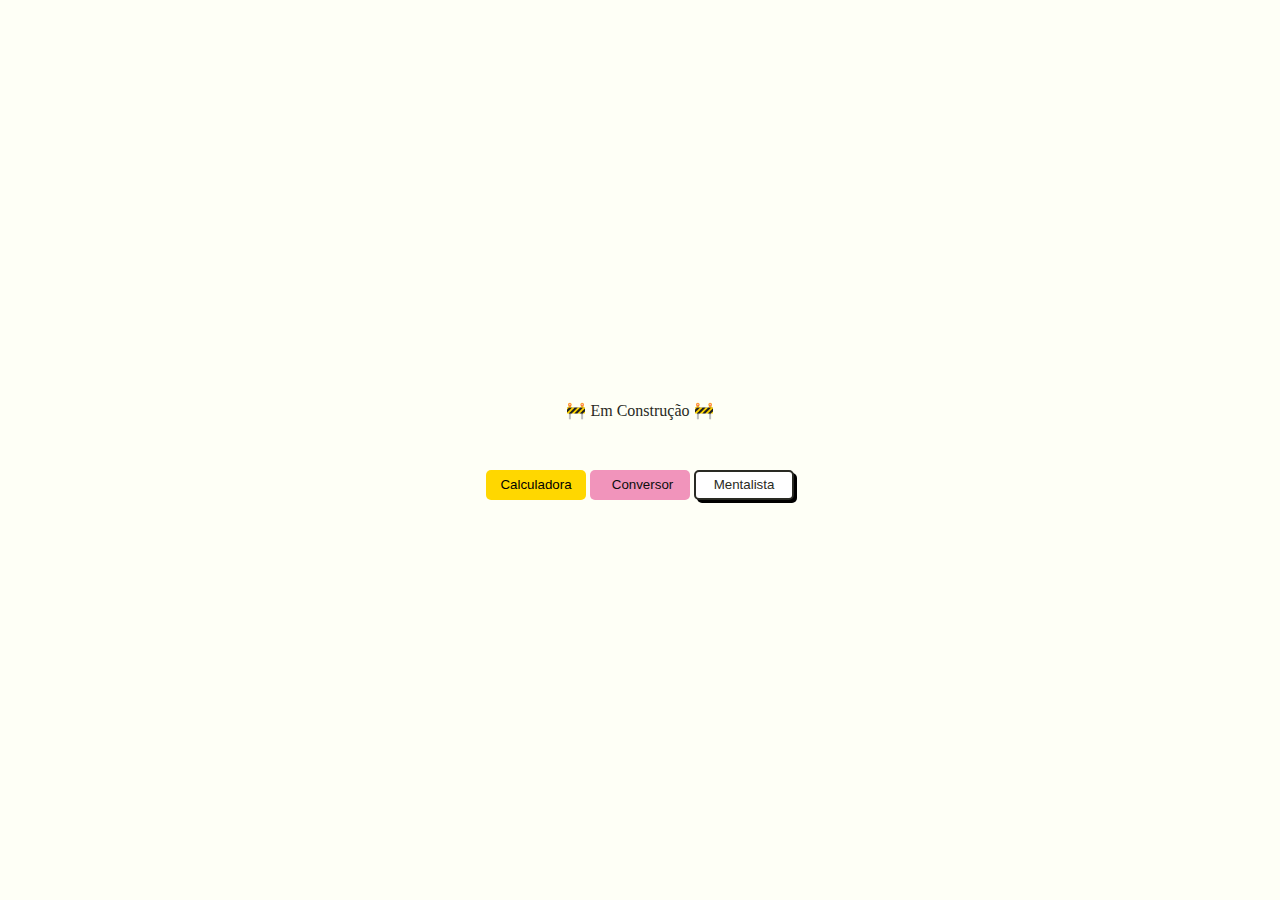
<file: index.html>
<!DOCTYPE html>
<html lang="en">
<head>
    <meta charset="UTF-8">
    <meta http-equiv="X-UA-Compatible" content="IE=edge">
    <meta name="viewport" content="width=device-width, initial-scale=1.0">
    
    <title>ImersãoDev 5 - elmojr</title>

    <link rel="stylesheet" href="style.css">
</head>
<body>
    <p>🚧 Em Construção 🚧</p>
    <div class="links">
        <a href="Calculadora/">
            <button class="btn-calc" >Calculadora</button>
        </a>

        <a  href="Conversor/">
            <button class="btn-conv" >Conversor</button>
        </a>
        
        <a href="Mentalista/">
            <button class="btn-menta" >Mentalista</button>
        </a>
    </div>
</body>
</html>
</file>
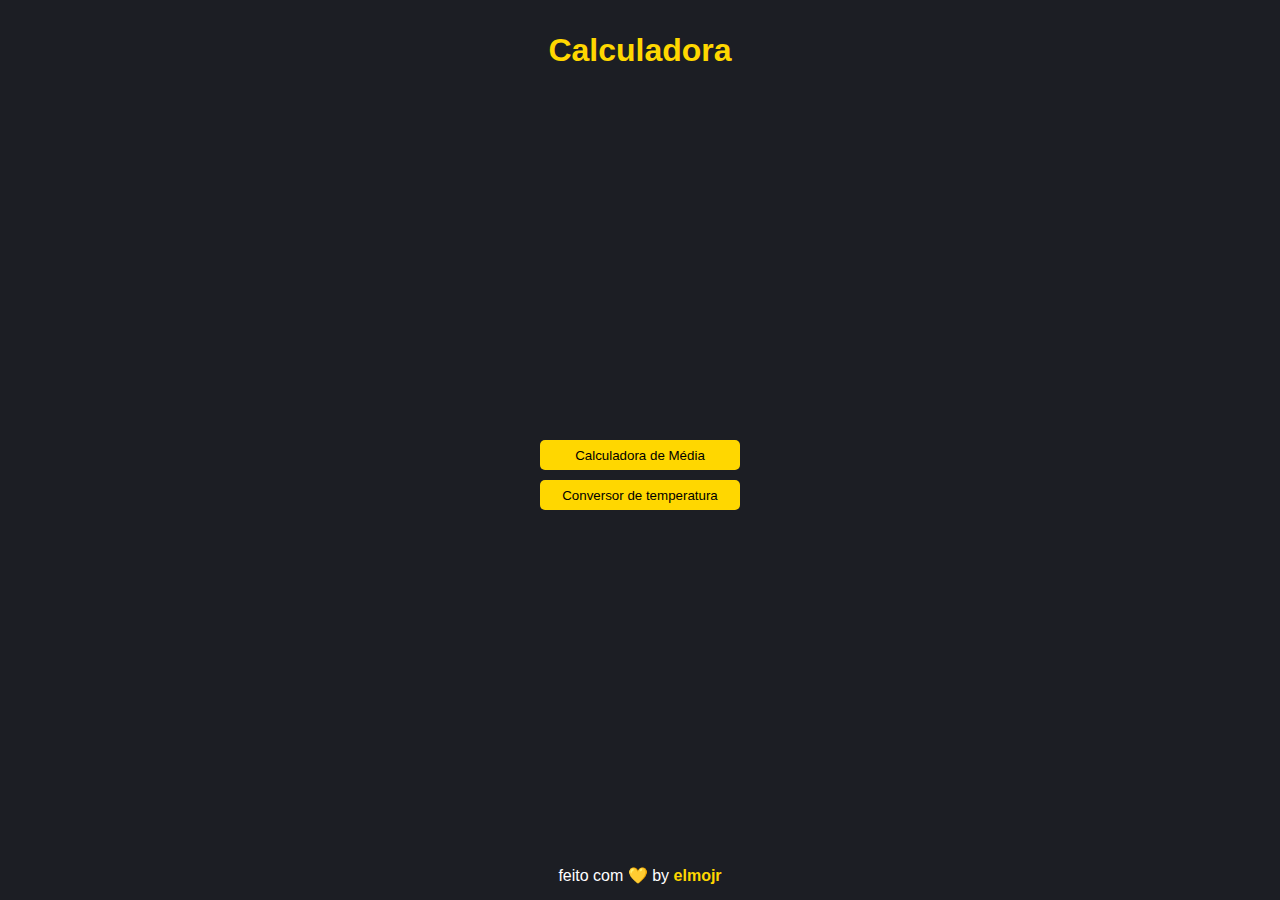
<file: Calculadora/index.html>
<!DOCTYPE html>
<html lang="pt-br">
<head>
    <meta charset="UTF-8">
    <meta http-equiv="X-UA-Compatible" content="IE=edge">
    <meta name="viewport" content="width=device-width, initial-scale=1.0">
    
    <link rel="shortcut icon" href="https://images.emojiterra.com/google/android-11/512px/1f49b.png" type="image/x-icon">

    <title>Calculadora</title>

    <link rel="stylesheet" href="styles.css">
</head>
<body>
    <div class="container">
        <header>
            <h1>Calculadora</h1>
        </header>
        <main>
            <div class="formContainer">
                <a href="media/"><button>Calculadora de Média</button></a>
                <a href="temperatura/"><button>Conversor de temperatura</button></a>
            </div>
        </main>
        <footer>
            <span> feito com 💛 by <a class="link" target="_blank" href="https://linktr.ee/elmojr">elmojr</a></span>
        </footer>
    </div>
</body>
</html>
</file>
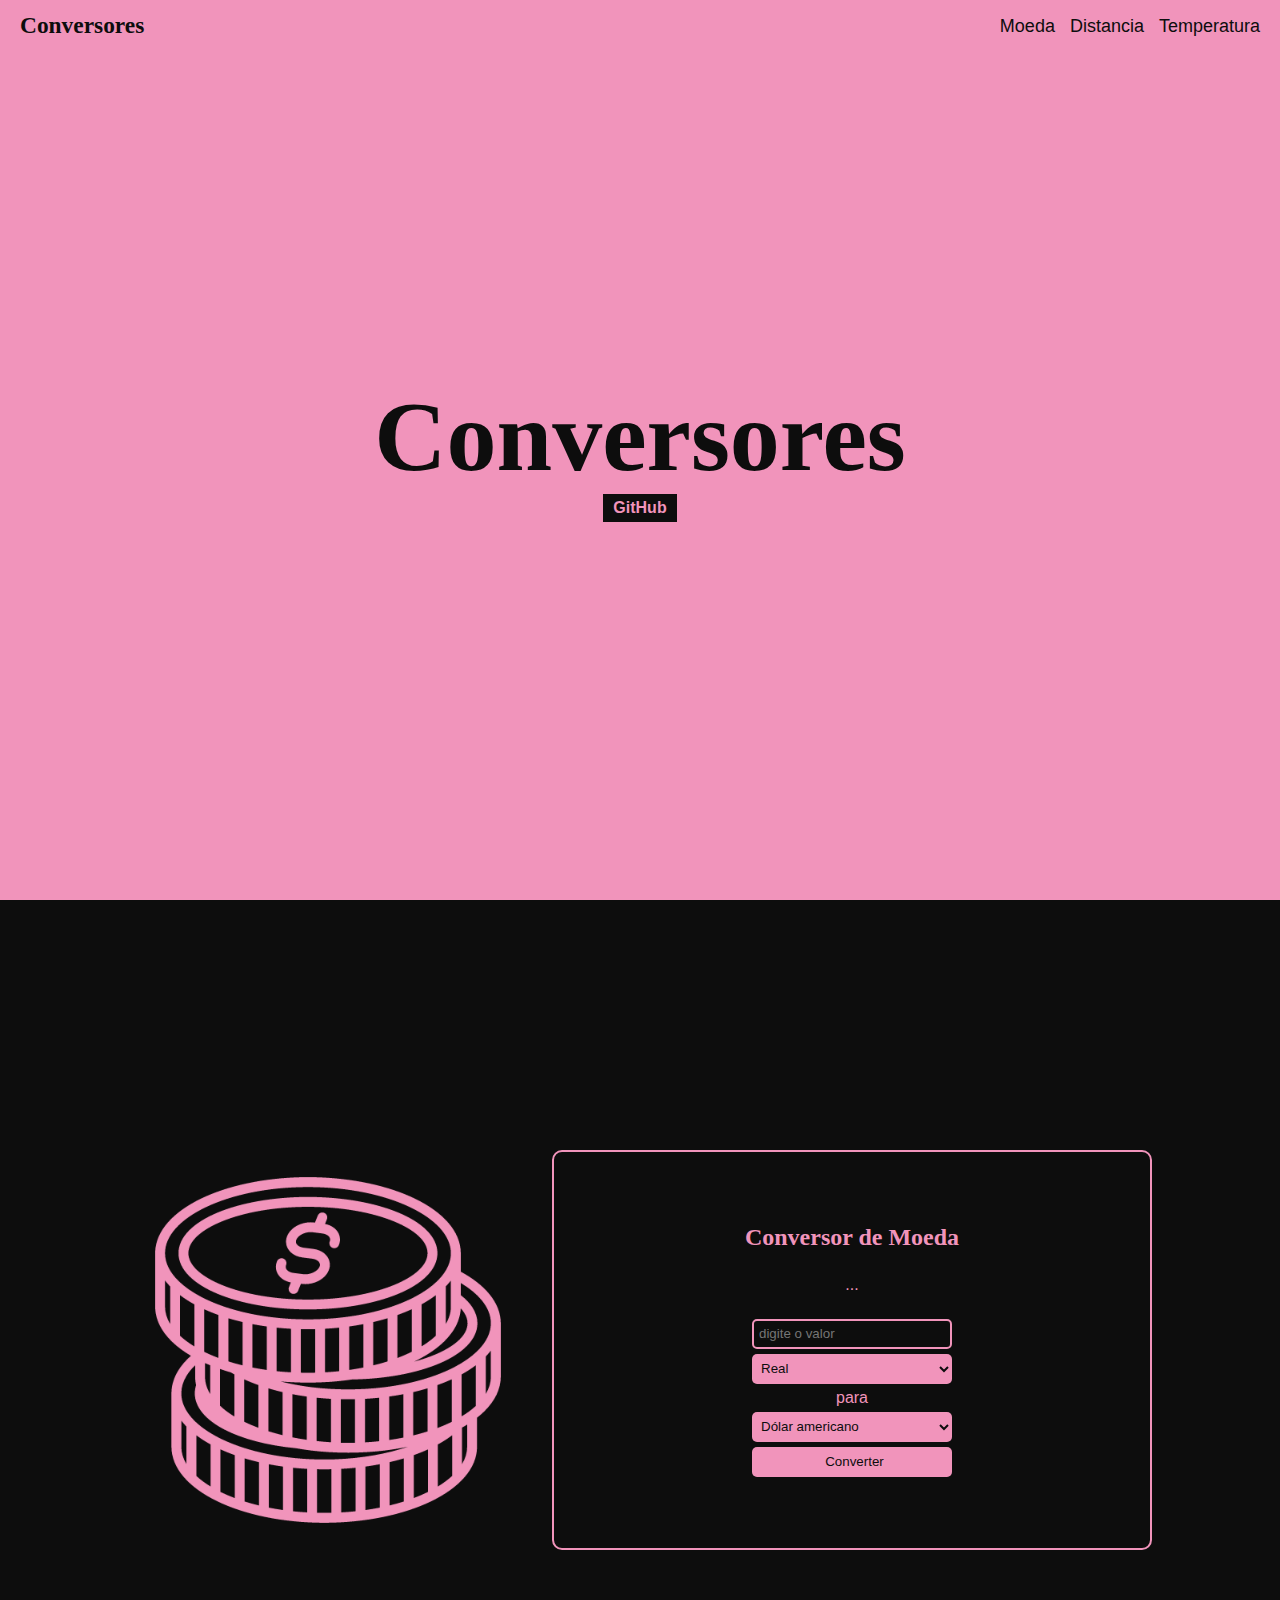
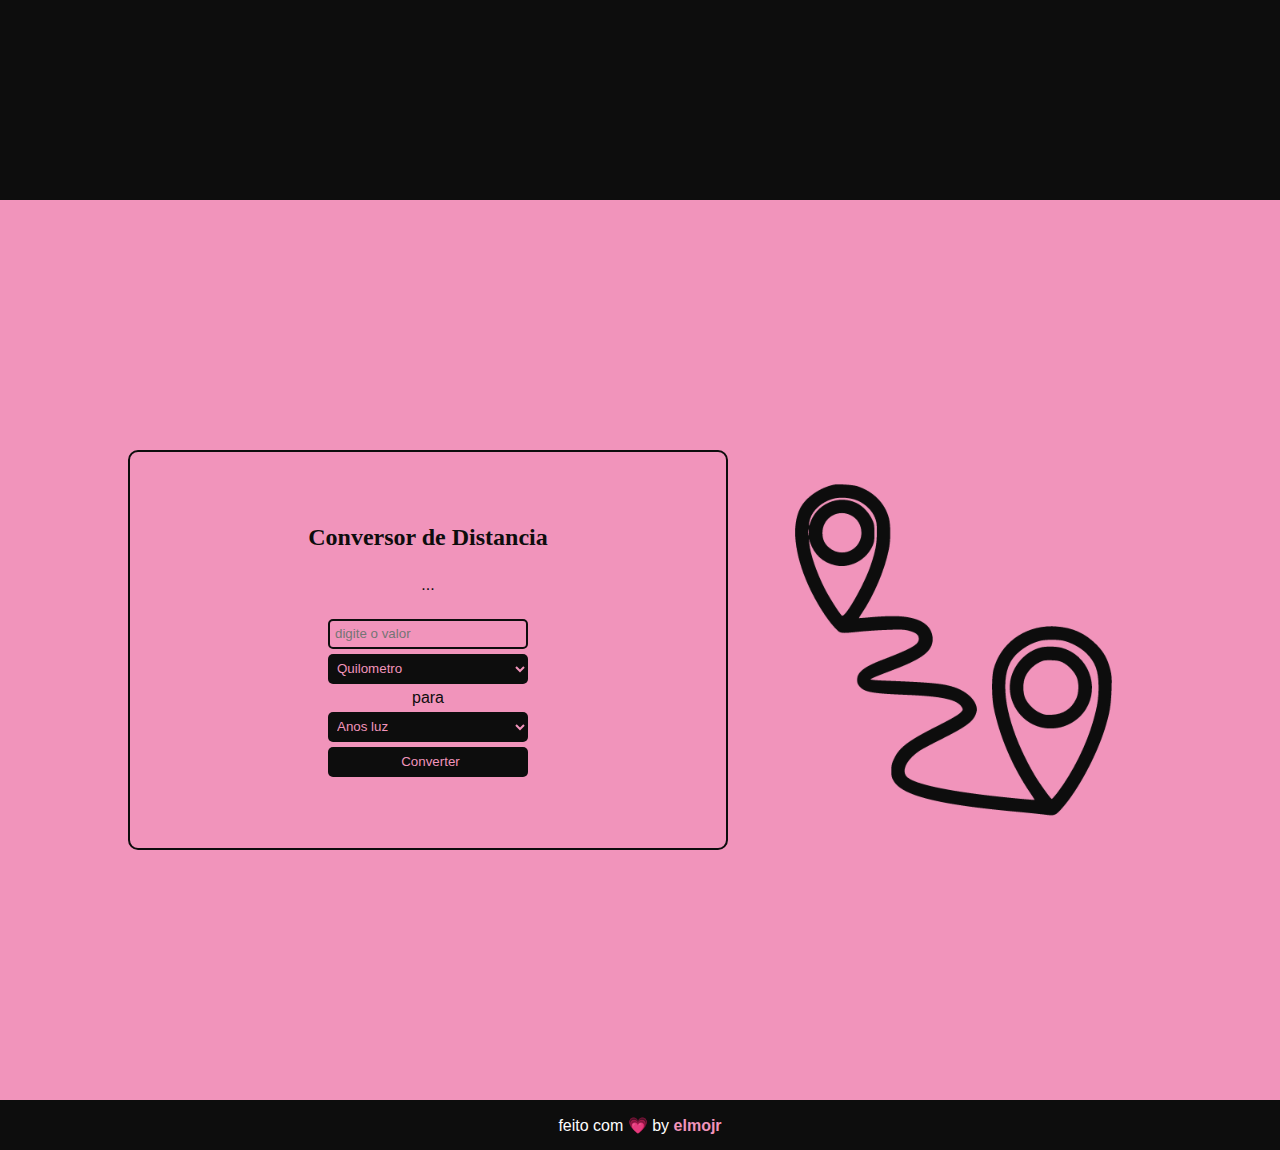
<file: Conversor/index.html>
<!DOCTYPE html>
<html lang="en">
<head>
    <meta charset="UTF-8">
    <meta http-equiv="X-UA-Compatible" content="IE=edge">
    <meta name="viewport" content="width=device-width, initial-scale=1.0">

    <link rel="shortcut icon" href="https://www.pngmart.com/files/12/Love-Pink-Heart-Emoji-PNG-Photos.png" type="image/x-icon">
    
    <title>Conversores</title>

    <link rel="stylesheet" href="styles/header.css">
    <link rel="stylesheet" href="styles/home-section.css">
    <link rel="stylesheet" href="styles/moeda-section.css">
    <link rel="stylesheet" href="styles/distancia-section.css">
    <link rel="stylesheet" href="styles/footer.css">
    <link rel="stylesheet" href="styles/styles.css">

</head>
<body>
    <header>
        <h3><a class="titleLink" href="#home-section">Conversores</a></h3>
        <nav>
            <li><a href="#moeda-section">Moeda</a></li>
            <li><a href="#distancia-section">Distancia</a></li>
            <li><a href="https://oelmojr.github.io/imersaodev5/Calculadora/temperatura/" target="_blank">Temperatura</a></li>
        </nav>
    </header>

        <main>
            <section id="home-section" class="home-section">
                    <h1>Conversores</h1>
                    <a class="link" href="https://github.com/oElmoJr/imersaodev5" target="_blank">GitHub</a>
            </section>

            <section id="moeda-section" class="moeda-section">
                <div class="container">
                    <img src="assets/moeda icon.png" alt="">
                    
                    <form class="box" onsubmit="converterMoeda(); return false">
                        <h2>Conversor de Moeda</h2>
                        <p id="resultadoMoeda">...</p>

                        <input  id="valorMoeda" required placeholder="digite o valor" type="text" min="0" />
                        
                        <select id="valor1Moeda" type="text">
                            <option value="BRL">Real</option>
                            <option value="USD">Dólar americano</option>
                            <option value="EUR">Euro</option>
                            <option value="KRW">Won sul-coreano</option>
                            <option value="JPY">Iene japonês</option>
                        </select>
                        
                        <span>para</span>
                        
                        <select id="valor2Moeda" type="text">
                            <option  value="USD">Dólar americano</option>
                            <option value="BRL">Real</option>
                            <option value="EUR">Euro</option>
                            <option value="KRW">Won sul-coreano</option>
                            <option value="JPY">Iene japonês</option>
                        </select>
                        
                        <button type="submit" class="btn" >Converter</button>
                    </form>
                </div>
            </section>

            <section id="distancia-section" class="distancia-section">
                <div class="container">
                    <form class="box" onsubmit="converterDistancia(); return false">
                        <h2>Conversor de Distancia</h2>
                        <p id="resultadoDistancia">...</p>

                        <input  id="valorDistancia" required placeholder="digite o valor" type="text" min="0" />
                        
                        <select id="valor1Distancia" type="text">
                            <option value="kl">Quilometro</option>
                            <option value="al">Anos luz</option>
                            <option value="m">Metros</option>
                          </select>
                        
                        <span>para</span>
                        
                        <select id="valor2Distancia" type="text">
                            <option value="al">Anos luz</option>
                            <option value="kl">Quilometro</option>
                            <option value="m">Metros</option>
                          </select>
                        
                        <button type="submit" class="btn" >Converter</button>
                    </form>

                    <img src="assets/distancia icon.png" alt="">
                </div>
            </section>
        </main>

        <footer>
            <span> feito com 💗 by <a class="link" target="_blank" href="https://linktr.ee/elmojr">elmojr</a></span>
        </footer>
        <script src="script.js"></script>
</body>
</html>
</file>
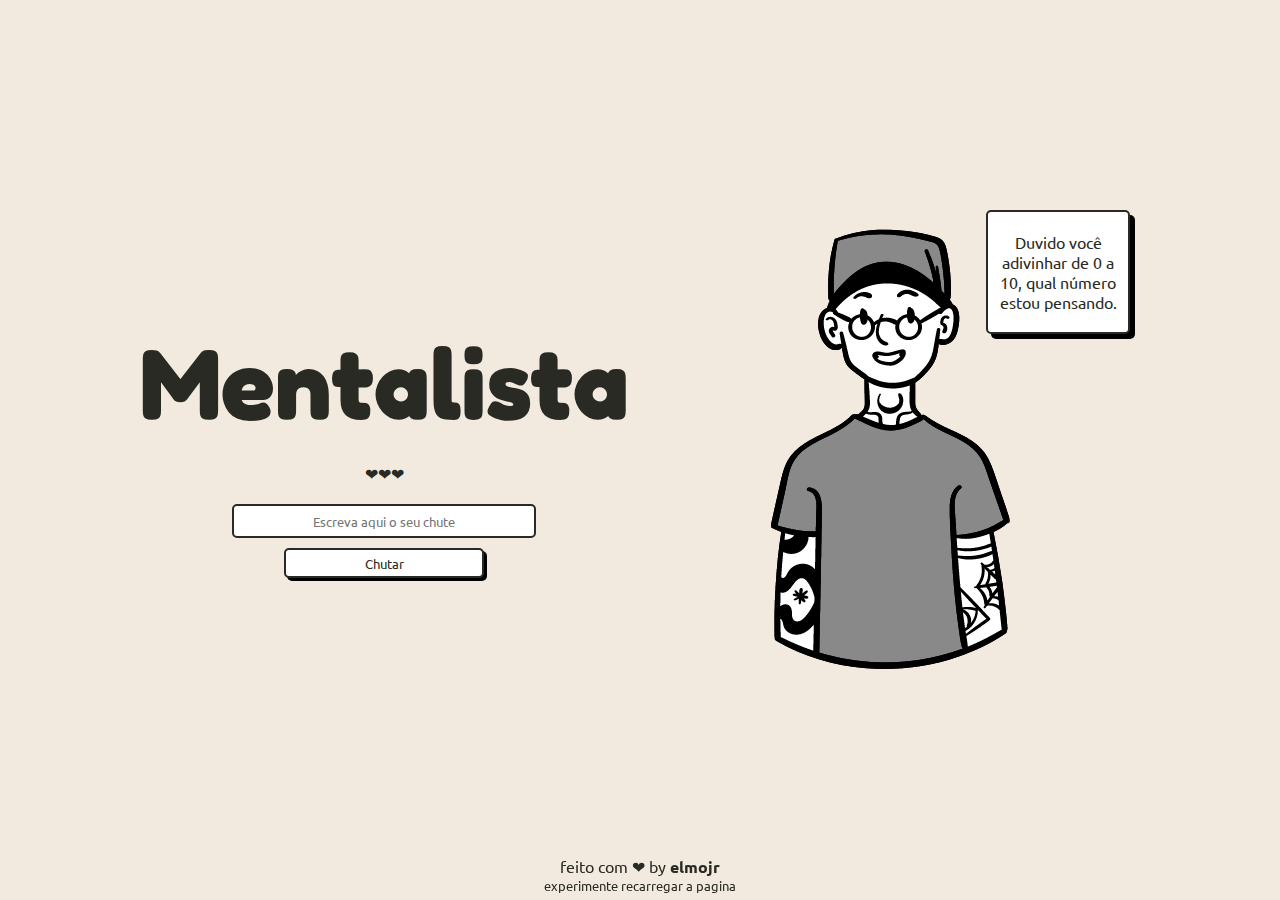
<file: Mentalista/index.html>
<!DOCTYPE html>
<html lang="en">
<head>
    <meta charset="UTF-8">
    <meta http-equiv="X-UA-Compatible" content="IE=edge">
    <meta name="viewport" content="width=device-width, initial-scale=1.0">
    
    <title>Mentalista</title>

    <link rel="stylesheet" href="styles/theme.css">
    <link rel="stylesheet" href="styles/base.css">
    <link rel="stylesheet" href="styles/mainContainer.css">
    <link rel="stylesheet" href="styles/formContainer.css">
    <link rel="stylesheet" href="styles/title.css">
    <link rel="stylesheet" href="styles/dialogContainer.css">
    <link rel="stylesheet" href="styles/footer.css">

</head>
<body>
    <main>
        <div class="mainContainer">
            <div class="leftSide">
                <h2 class="title">Mentalista</h2>
                <div id="coracoes">❤❤❤</div>
                <form class="formChute" onsubmit="chutar(); return false">
                    <input id="numeroPlayer" type="number" placeholder="Escreva aqui o seu chute" min="0" max="10" required >
                    <button id="btnChutar" type="submit">Chutar</button>
                </form>
            </div>
            <div class="rightSide">
                <div class="dialogContainer">
                    <div class="dialog">
                        <p id="dialog">Duvido você adivinhar de 0 a 10, qual número estou pensando. </p>
                        <div class="denovo">
                            <button onClick="window.location.reload();">Sim</button>
                            <button onClick="openMaisUmaVez()"">Não</button>
                        </div>
                    </div>

                </div>
                <div id="imageContainer">
                    <img src="assets/characters/1.png" alt="">
                </div>
            </div>
        </div>
    </main>
    <footer>
        <span>feito com ❤ by <a class="link" target="_blank" href="https://linktr.ee/elmojr">elmojr</a></span>
        <span class="reload">experimente recarregar a pagina</span>
    </footer>
<script src="script.js"></script>
</body>

</html>
</file>
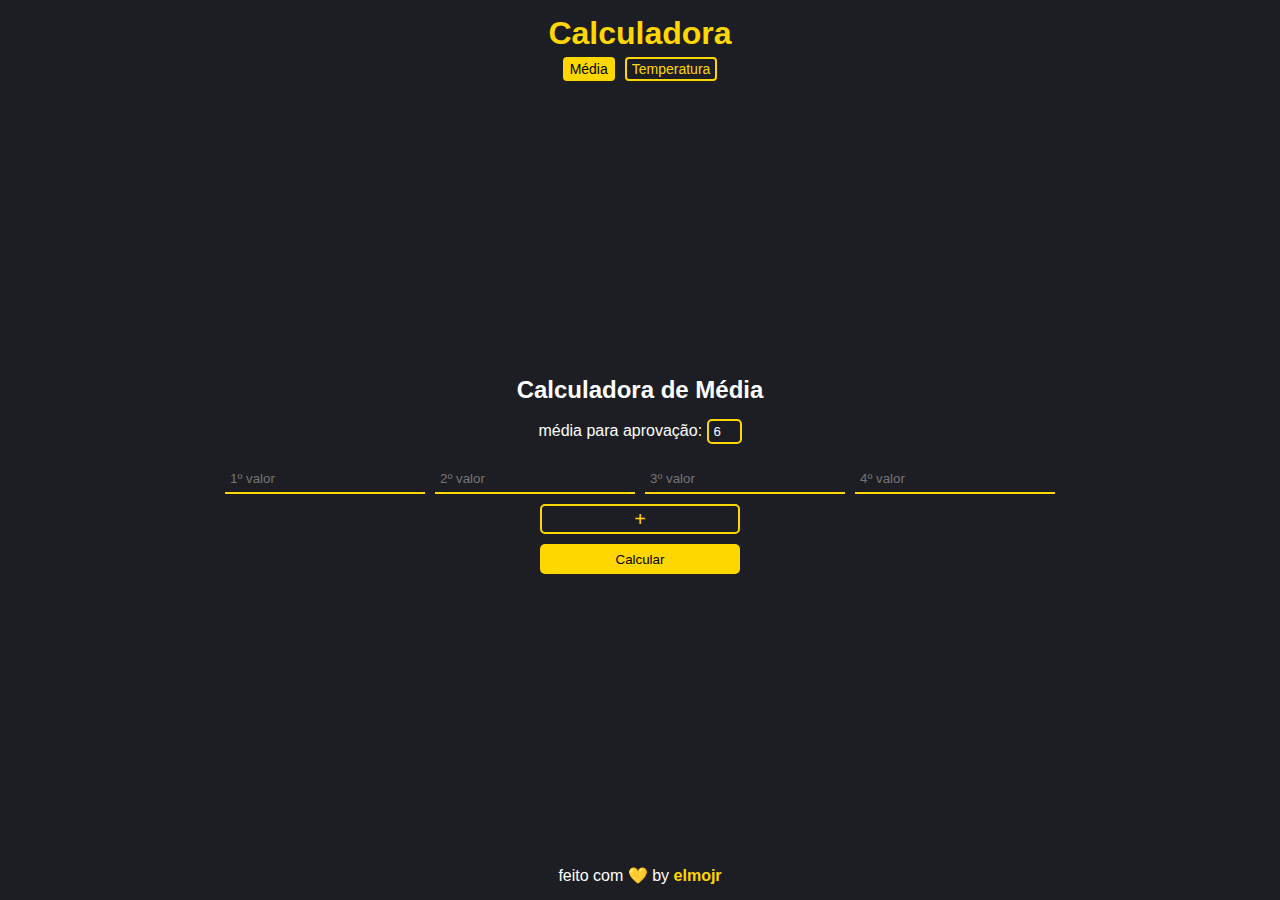
<file: Calculadora/media/index.html>
<!DOCTYPE html>
<html lang="pt-br">
<head>
    <meta charset="UTF-8">
    <meta http-equiv="X-UA-Compatible" content="IE=edge">
    <meta name="viewport" content="width=device-width, initial-scale=1.0">
    <title>Calculadora</title>

    <link rel="stylesheet" href="../styles.css">
</head>
<body>
    <div class="container">
        <header>
            <a href="../index.html"><h1>Calculadora</h1></a>
            <nav>
                <a href=""><li class="active">Média</li></a>
                <a href="../temperatura/"><li>Temperatura</li></a>
            </nav>
        </header>
        <main>
            <h2>Calculadora de Média</h2>
            <p>média para aprovação: <input id="mediaApr" type="number" value="6"></p>
            <p id="resultado"></p>
            <div class="formContainer">
                <div id="inputContainer">
                    <input class="input" placeholder="1º valor" type="number">
                    <input class="input" placeholder="2º valor" type="number">
                    <input class="input" placeholder="3º valor" type="number">
                    <input class="input" placeholder="4º valor" type="number">
                </div>
                <button class="addInput" onclick="addInput()">+</button>
                <button onclick="calcularMedia()">Calcular</button>
            </div>
        </main>
        <footer>
            <span> feito com 💛 by <a class="link" target="_blank" href="https://linktr.ee/elmojr">elmojr</a></span>
        </footer>
    </div>
    <script src="script.js"></script>
</body>
</html>
</file>
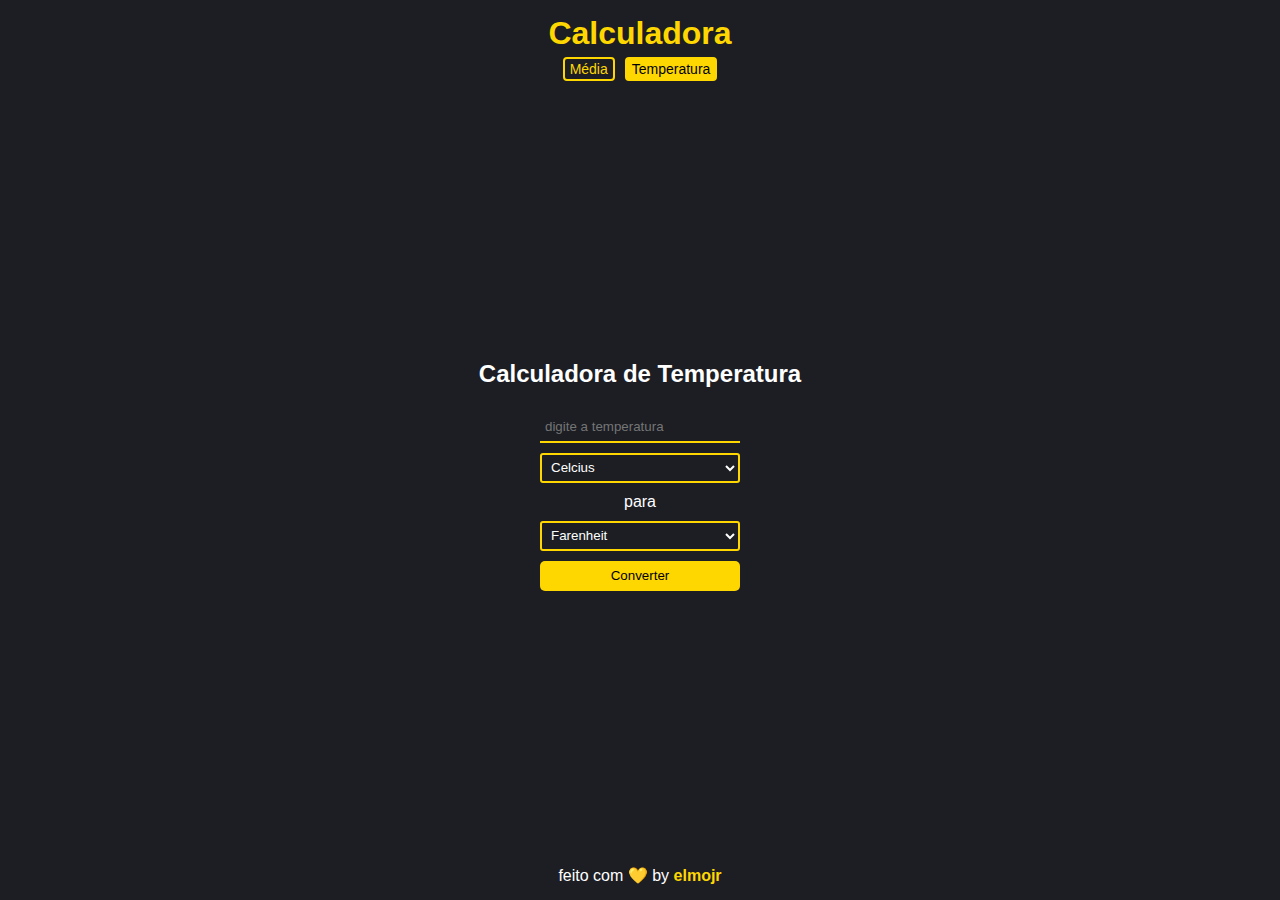
<file: Calculadora/temperatura/index.html>
<!DOCTYPE html>
<html lang="pt-br">
<head>
    <meta charset="UTF-8">
    <meta http-equiv="X-UA-Compatible" content="IE=edge">
    <meta name="viewport" content="width=device-width, initial-scale=1.0">
    <title>Calculadora</title>

    <link rel="stylesheet" href="../styles.css">
</head>
<body>
    <div class="container">
        <header>
            <a href="../index.html"><h1>Calculadora</h1></a>
            <nav>
                <a href="../media/"><li>Média</li></a>
                <a href=""><li class="active">Temperatura</li></a>
            </nav>
        </header>

        <main>
            <h2>Calculadora de Temperatura</h2>
    
            <p id="resultado"></p>
      
            <form class="formContainer" onsubmit="converter(); return false">
                <input required placeholder="digite a temperatura" id="valor" type="text" />
                
                <select id="valor1" type="text">
                    <option value="Celcius">Celcius</option>
                    <option value="Farenheit">Farenheit</option>
                    <option value="Kelvin">Kelvin</option>
                </select>
                
                <span>para</span>
                
                <select id="valor2" type="text">
                    <option value="Farenheit">Farenheit</option>
                    <option value="Celcius">Celcius</option>
                    <option value="Kelvin">Kelvin</option>
                </select>
                
                <button type="submit" class="btn">Converter</button>
            </form>
        </main>
        
        <footer>
            <span> feito com 💛 by <a class="link" target="_blank" href="https://linktr.ee/elmojr">elmojr</a></span>
        </footer>
    </div>
    <script src="script.js"></script>
</body>
</html>
</file>
<file: style.css>
* {
    margin: 0;
    padding: 0;
    box-sizing: border-box;
    text-decoration: none;
    color: #292a23;
}

body {
    display: flex;
    flex-direction: column;
    justify-content: center;
    align-items: center;
    
    background-color: #fefff6 ;

    height: 100vh;
}

p {
    margin-bottom: 50px;
}

/* .links a {
    background-color: gold;
    color: black;
    font-family: sans-serif;
    font-size: 15px;
    padding: 5px 10px;
    border-radius: 5px;
} */

.btn-menta {
    color: #292a23;
    background-color: #fff;
    border: 2px solid #292a23;
    border-radius: 5px;
    box-shadow: 3px 3px  black;

    width: 100px;
    height: 30px;
    transition: ease-in-out 100ms;
}

.btn-menta:hover {
    color: #fff;
    background-color: #292a23;
    border: 2px solid #292a23;
    border-radius: 5px;
    box-shadow: none;

    cursor: pointer;
}

.btn-conv {
    border: none;
    border-radius: 5px;
    cursor: pointer;
    background-color: #f194bb;
    color: #0d0d0d;

    width: 100px;
    height: 30px;
    padding-left: 5px;
    
}

.btn-conv:hover {
    filter: opacity(80%);
}

.btn-calc  {
    font-weight: 500;
    background-color: gold;
    color: #000;

    border: none;
    border-radius: 5px;
    cursor: pointer;

    width: 100px;
    height: 30px;
}
</file>
<file: Calculadora/styles.css>
* { 
    font-family: sans-serif;
    text-decoration: none;
    list-style: none;
    box-sizing: border-box;
    
    margin: 0;
    padding: 0;
}

body {
    background-color: #1c1e24;
    color: #fff;
}

.container {
    display:  flex;
    justify-content: space-between;
    flex-direction: column;

    height: 100vh;
    max-width: 80%;
    
    margin: 0 auto;
}

/* ========================== HEADER ======================================= */

header {
    display: flex;
    justify-content: center;
    flex-direction: column;

    align-items: center;
    
    height: 100px;
}

header nav {
    display: flex;
    justify-content: center;
}

header nav li {
    color: gold;
    font-size: 14px;
    border: solid gold 2px;
    border-radius: 4px;

    margin: 5px 5px;
    padding: 2px 5px;
}

header nav li.active {
    background-color: gold;
    color: #000;
}

header h1 {
    color: gold;
}

/* ========================== MAIN ======================================= */

main {
    display: flex;
    flex-direction: column;
    align-items: center;
}

main h2 {
    margin-bottom: 15px;
}

main input#mediaApr {
    background: none;
    border-radius: 5px;
    color: #fff;
    border: 2px solid gold;
    height: 25px;
    width: 35px;
    padding-left: 5px;
}

main p {
    margin-bottom: 10px;
}

.verde {
    color: lightgreen;
}

.vermelho {
    color: crimson;
}

main .formContainer {
    display: flex;
    flex-direction: column;
    align-items: center;
    gap: 10px;

    width: fit-content;
}

.formContainer button {
    font-weight: 500;
    background-color: gold;
    color: #000;

    border: none;
    border-radius: 5px;
    cursor: pointer;

    width: 200px;
    height: 30px;
}

.formContainer button.addInput {
    color: gold;
    background: none;
    font-size: 20px;
    
    border: 2px solid gold;
}

.formContainer #inputContainer {
    display: flex;
    flex-wrap: wrap;
    /* flex-direction: column; */
    justify-content: center;
    align-items: center;
    gap: 10px;

    max-height: 350px;
    padding: 0 5px;
    width: auto;
}

.formContainer input {
    background: none;
    color: #fff;
    border: none;
    border-bottom: 2px solid gold;

    width: 200px;
    height: 30px;
    padding-left: 5px;
}

/* Chrome, Safari, Edge, Opera */
input::-webkit-outer-spin-button,
input::-webkit-inner-spin-button {
  -webkit-appearance: none;
  margin: 0;
}

/* Firefox */
input[type=number] {
  -moz-appearance: textfield;
}

select {
    background: none;
    border: 2px solid gold;
    color: #fff;
    border-radius: 3px;
    width: 200px;
    height: 30px;
    padding: 0 5px;
}

select, option {
    background-color: #1c1e24;
}

/* ========================== FOOTER ======================================= */

footer {
    display: flex;
    justify-content: center;
    align-items: center;

    height: 50px;
}

.link {
    color: gold;
    font-weight: bold;
}
</file>
<file: Conversor/styles/header.css>
header {
    display: flex;
    justify-content: space-between;
    align-items: center;
    
    position: fixed;
    top: 0;
    width: 100%;

    background-color: #f194bb;
    color: #0d0d0d;
    font-size: 20px;
    
    height: 50px;
    padding: 0 20px;
}

.titleLink {
    color: #0d0d0d;
    font-family: serif;
}

nav {
    display: flex;
    gap: 15px;

}

nav a {
    color: #0d0d0d;
    font-size: 18px;
    font-weight: 500;
}

nav a:hover {
    text-decoration: underline;
}
</file>
<file: Conversor/styles/home-section.css>
.home-section {
    display: flex;
    flex-direction: column;
    justify-content: center;
    align-items: center;

    height: 100vh;

    background-color: #f194bb;
    color: #0d0d0d;
    
    
}

.home-section h1 {
    font-size: 100px;
}

.home-section .link {
    background-color: #0d0d0d;
    padding: 5px 10px;
}
</file>
<file: Conversor/styles/moeda-section.css>
.moeda-section {
    display: flex;
    justify-content: center;
    align-items: center;

    background-color: #0d0d0d;
    color: #f194bb;

    height: 100vh;
}

.moeda-section .box {
    border: 2px solid #f194bb;
    /* border-radius: 10px; */
}

.moeda-section input{
    color: #fdfdfd;
    border: 2px solid #f194bb;
}

.moeda-section select, .moeda-section button, .moeda-section option {
    background-color: #f194bb;
    color: #0d0d0d;
}

img {
    height: 400px;
}
</file>
<file: Conversor/styles/distancia-section.css>
.distancia-section {
    display: flex;
    justify-content: center;
    align-items: center;

    background-color: #f194bb;
    color: #0d0d0d;

    height: 100vh;
}

.distancia-section input{
    color: #0d0d0d;
    border: 2px solid #0d0d0d;
}

.distancia-section select, .distancia-section button, .distancia-section option {
    background-color: #0d0d0d;
    color: #f194bb;
}

.distancia-section .box {
    border: 2px solid #0d0d0d;
}
</file>
<file: Conversor/styles/footer.css>
footer {
    display: flex;
    justify-content: center;
    align-items: center;

    background-color: #0d0d0d;
    color: #fdfdfd;

    height: 50px;
}

.link {
    color: #f194bb;
    font-weight: bold;
}
</file>
<file: Conversor/styles/styles.css>
* {
    margin: 0;
    padding: 0;

    font-family: Roboto, Oxygen, Ubuntu, Cantarell, 'Open Sans', 'Helvetica Neue', sans-serif;

    box-sizing: border-box;
    list-style: none;
    text-decoration: none;
    
    scroll-behavior: smooth;
}

h1, h2, h3 {
    font-family: serif;
}

.container {
    display: flex;
    justify-content: space-between;
    align-items: center;

    width: 80%;
}

.box {
    display: flex;
    flex-direction: column;
    justify-content: center;
    align-items: center;
    
    border-radius: 10px;

    gap: 5px;
    width: 600px;
    height: 400px;
}

.box h2, p {
    margin-bottom: 20px;

}

input {
    background: none;
    border-radius: 5px;

    width: 200px;
    height: 30px;
    padding-left: 5px;
}

button, select, option  {
    border: none;
    border-radius: 5px;
    cursor: pointer;

    width: 200px;
    height: 30px;
    padding-left: 5px;
    
}

button:hover {
    filter: opacity(80%);
}

/* Chrome, Safari, Edge, Opera */
input::-webkit-outer-spin-button,
input::-webkit-inner-spin-button {
  -webkit-appearance: none;
  margin: 0;
}

/* Firefox */
input[type=number] {
  -moz-appearance: textfield;
}
</file>
<file: Mentalista/styles/theme.css>
@import url('https://fonts.googleapis.com/css2?family=Fredoka+One&family=Ubuntu&display=swap');

:root {
    --bg-color: #f2eade;
    --dark-color: #292a23;
    --disabled: #afafaf;
}
</file>
<file: Mentalista/styles/base.css>
* {
    color: var(--dark-color);
    font-family: 'Ubuntu', sans-serif;
    
    margin: 0;
    padding: 0;
}

body {
    background-color: var(--bg-color);
    height: 100vh;
}
</file>
<file: Mentalista/styles/mainContainer.css>
main {
    display: flex;
    justify-content: center;
    align-items: center;
    height: 100%;
}

.mainContainer {
    display: flex;
    justify-content: space-evenly;
    align-items: center;

    width: 80%;
}
</file>
<file: Mentalista/styles/formContainer.css>
.leftSide {
    display: flex;
    flex-direction: column;
    justify-content: center;
    gap: 20px;
    align-items: center;
    height: 500px;
}

.formChute {
    display: flex;
    flex-direction: column;
    justify-content: center;
    align-items: center;
    
    gap: 10px;
}

input {
    text-align: center;
    background-color: #fff;
    border: 2px solid var(--dark-color);
    border-radius: 5px;

    width: 300px;
    height: 30px;
}

/* Chrome, Safari, Edge, Opera */
input::-webkit-outer-spin-button,
input::-webkit-inner-spin-button {
  -webkit-appearance: none;
  margin: 0;
}

/* Firefox */
input[type=number] {
  -moz-appearance: textfield;
}


button {
    background-color: #fff;
    border: 2px solid var(--dark-color);
    border-radius: 5px;
    box-shadow: 3px 3px  black;

    width: 200px;
    height: 30px;
    transition: ease-in-out 100ms;
}

button:hover {
    color: #fff;
    background-color: var(--dark-color);
    border: 2px solid var(--dark-color);
    border-radius: 5px;
    box-shadow: none;

    cursor: pointer;
}

button:disabled {
    box-shadow: none;
    color: var(--disabled);
    border: 2px solid var(--disabled);
}

button:disabled:hover {
    box-shadow: none;
    color: var(--disabled);
    border: 2px solid var(--disabled);  
    background-color: #fff;

    cursor: unset;
}
</file>
<file: Mentalista/styles/title.css>
.title {
    font-size: 100px;   
    font-family: 'Fredoka One', cursive;

}
</file>
<file: Mentalista/styles/dialogContainer.css>
.rightSide {
    height: 500px;
    width: 500px;
}


.dialogContainer {
    position: relative;
    width: auto;
}

.dialog {
    display: flex;
    flex-direction: column;
    justify-content: center;
    text-align: center;

    position: absolute;
    top: 0;
    right: 0;;

    background-color: #fff;
    border: 2px solid var(--dark-color);
    border-radius: 5px;
    box-shadow: 5px 5px  black;
    
    width: 120px;
    margin: 10px;
    padding: 20px 10px;
}

.denovoText {
    display: none;
    margin-top: 10px;
}

.denovo, .denovoText {
    display: none;
    justify-content: center;
    align-items: center;
    gap: 10px;
}

.denovo button {
    display: flex;
    justify-content: center;
    align-items: center;

    width: auto;
    margin-top: 15px;
    padding: 10px;
}

.openDenovo .denovo, .openDenovo .denovoText {
    display: flex;
}
</file>
<file: Mentalista/styles/footer.css>
footer {
    display: flex;
    flex-direction: column;
    justify-content: center;
    align-items: center;

    position: fixed;
    bottom: 0;
    
    height: 50px;
    width: 100%;
}

.link {
    text-decoration: none;
    font-weight: bold;
}

.link:hover {
    text-decoration: underline;
}


.reload {
    font-size: 13px;
}
</file>
